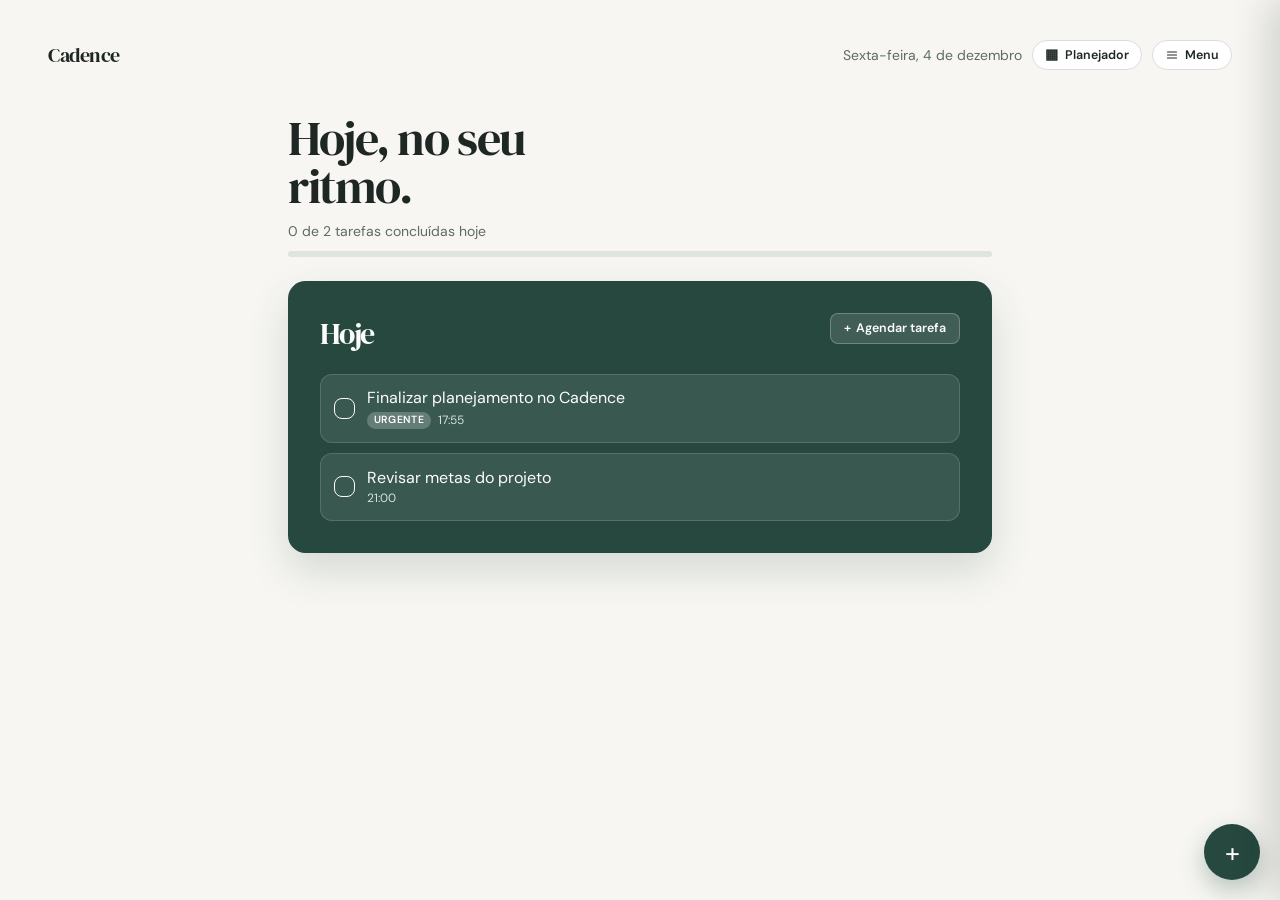
<file: index.html>
<!doctype html>
<html lang="pt-BR">

<head>
  <meta charset="UTF-8" />
  <meta name="viewport" content="width=device-width, initial-scale=1.0" />
  <meta name="theme-color" content="#F7F6F2" />
  <title>Cadence — Hoje, no seu ritmo.</title>
  <link rel="preconnect" href="https://fonts.googleapis.com" />
  <link rel="preconnect" href="https://fonts.gstatic.com" crossorigin />
  <link
    href="https://fonts.googleapis.com/css2?family=DM+Sans:opsz,wght@9..40,400;9..40,500;9..40,600&family=DM+Serif+Display:ital@0;1&display=swap"
    rel="stylesheet" />
  <link rel="stylesheet" href="./src/style.css">
</head>

<body>
  <main class="app">
    <!-- TOPO -->
    <header class="topbar">
      <p class="brand">Cadence</p>
      <div class="topbar__meta">
        <p class="date" id="today"></p>
        <button class="nav-switch-btn" id="planner-corner-btn" type="button" aria-label="Mudar para Planejador">
          <span class="nav-switch-btn__icon" aria-hidden="true">▦</span>
          <span class="nav-switch-btn__label">Planejador</span>
        </button>
        <button class="menu-toggle" id="menu-toggle" type="button" aria-label="Abrir menu" aria-expanded="false"
          aria-controls="sidebar-menu">
          <svg class="menu-icon" width="16" height="16" viewBox="0 0 24 24" fill="none" stroke="currentColor"
            stroke-width="2" stroke-linecap="round" stroke-linejoin="round" aria-hidden="true">
            <line x1="3" y1="6" x2="21" y2="6"></line>
            <line x1="3" y1="12" x2="21" y2="12"></line>
            <line x1="3" y1="18" x2="21" y2="18"></line>
          </svg>
          <span class="menu-toggle__label">Menu</span>
        </button>
      </div>
    </header>

    <!-- HOJE -->
    <section class="panel" id="focus-panel" role="tabpanel" aria-labelledby="focus-tab">
      <section class="page-header" aria-labelledby="page-title">
      <h1 id="page-title">Hoje, no seu ritmo.</h1>
      <p class="progress-copy" id="progress-copy" aria-live="polite"></p>
      <div class="progress" role="progressbar" aria-label="Progresso das tarefas de hoje" aria-valuemin="0"
        aria-valuemax="100" aria-valuenow="0">
        <div class="progress__fill" id="progress-fill"></div>
      </div>
      </section>

      <section class="now-stage" aria-labelledby="now-title">
        <div class="now-stage__header">
          <h2 class="now-title" id="now-title">Hoje</h2>
          <button class="now-stage__add-btn" id="focus-quick-add" type="button" aria-label="Agendar tarefa para hoje">
            <span aria-hidden="true">+</span> Agendar tarefa
          </button>
        </div>
        <ul class="now-list" id="now-list" aria-label="Tarefas para fazer hoje"></ul>
        <div class="now-empty" id="now-empty" hidden>
          <p class="now-empty__copy">Nenhuma tarefa agendada para hoje. Aproveite o seu ritmo ou planeje novas
            atividades.</p>
          <button class="now-empty__btn" id="now-empty-add" type="button">+ Agendar nova tarefa</button>
        </div>
      </section>
    </section>

    <!-- CABEÇALHO PLANNER -->
    <section class="panel" id="planner-panel" role="tabpanel" aria-labelledby="planner-tab" hidden>
      <header class="planner-head">
        <div>
          <h2 class="planner-title">Planejador</h2>
          <p class="planner-copy">Organize suas atividades antes que as demandas disputem sua atenção.</p>
        </div>
        <div class="view-switch" aria-label="Intervalo de visualização">
          <button type="button" data-view="week" aria-pressed="true">Semana</button>
          <button type="button" data-view="month" aria-pressed="false">Calendário</button>
        </div>
      </header>

      <!-- PLANNER SEMANAL E MENSAL -->
      <div id="planner-list" aria-live="polite"></div>

      <section id="calendar-view" hidden aria-label="Calendário mensal contínuo">
        <div class="calendar-toolbar">
          <p>Navegue livremente pelos meses do seu ano.</p><button id="calendar-reset" type="button">Hoje</button>
        </div>
        <div class="calendar-months" id="calendar-months"></div>
      </section>
    </section>
  </main>

  <!-- Barra Lateral (Sidebar Menu) -->
  <div class="sidebar-overlay" id="sidebar-overlay" hidden></div>
  <aside class="sidebar" id="sidebar-menu" aria-label="Menu principal" aria-hidden="true">
    <div class="sidebar__inner">
      <header class="sidebar__head">
        <div>
          <h2 class="sidebar__title">Cadence</h2>
          <p class="sidebar__subtitle">Hoje, no seu ritmo.</p>
        </div>
        <button class="icon-button" id="sidebar-close" type="button" aria-label="Fechar menu">×</button>
      </header>

      <div class="sidebar__content">
        <!-- Aparência / Modo claro e escuro -->
        <section class="sidebar__section">
          <h3 class="sidebar__section-title">Aparência</h3>
          <div class="sidebar__theme-toggle" role="group" aria-label="Escolher tema">
            <button class="sidebar__theme-btn" id="theme-btn-light" type="button" data-theme-set="light">
              <span aria-hidden="true">☀️</span> Claro
            </button>
            <button class="sidebar__theme-btn" id="theme-btn-dark" type="button" data-theme-set="dark">
              <span aria-hidden="true">🌙</span> Escuro
            </button>
          </div>
        </section>

        <!-- Navegação rápida -->
        <section class="sidebar__section">
          <h3 class="sidebar__section-title">Visualizações</h3>
          <div class="sidebar__nav">
            <button class="sidebar__nav-item" type="button" data-sidebar-action="focus">
              <span class="sidebar__nav-icon" aria-hidden="true">◉</span>
              <span class="sidebar__nav-text">Foco (Hoje)</span>
              <span class="sidebar__nav-badge" id="sidebar-focus-count">0</span>
            </button>
            <button class="sidebar__nav-item" type="button" data-sidebar-action="planner">
              <span class="sidebar__nav-icon" aria-hidden="true">▦</span>
              <span class="sidebar__nav-text">Planejador</span>
            </button>
            <button class="sidebar__nav-item" type="button" data-sidebar-action="new-task">
              <span class="sidebar__nav-icon" aria-hidden="true">+</span>
              <span class="sidebar__nav-text">Agendar nova tarefa</span>
            </button>
          </div>
        </section>

        <!-- Configurações e Dados -->
        <section class="sidebar__section">
          <h3 class="sidebar__section-title">Dados & Backup</h3>
          <div class="sidebar__actions">
            <button class="sidebar__action-button" id="sidebar-export-tasks" type="button">
              <svg width="15" height="15" viewBox="0 0 24 24" fill="none" stroke="currentColor" stroke-width="2"
                stroke-linecap="round" stroke-linejoin="round" aria-hidden="true">
                <path d="M21 15v4a2 2 0 0 1-2 2H5a2 2 0 0 1-2-2v-4"></path>
                <polyline points="7 10 12 15 17 10"></polyline>
                <line x1="12" y1="15" x2="12" y2="3"></line>
              </svg>
              <span>Exportar tarefas (JSON)</span>
            </button>
            <button class="sidebar__action-button sidebar__action-button--danger" id="sidebar-reset-tasks"
              type="button">
              <svg width="15" height="15" viewBox="0 0 24 24" fill="none" stroke="currentColor" stroke-width="2"
                stroke-linecap="round" stroke-linejoin="round" aria-hidden="true">
                <polyline points="3 6 5 6 21 6"></polyline>
                <path d="M19 6v14a2 2 0 0 1-2 2H7a2 2 0 0 1-2-2V6m3 0V4a2 2 0 0 1 2-2h4a2 2 0 0 1 2 2v2"></path>
              </svg>
              <span>Redefinir todas as tarefas</span>
            </button>
          </div>
        </section>
      </div>

      <footer class="sidebar__footer">
        <p class="sidebar__storage-note">🔒 Seus dados ficam salvos localmente neste navegador.</p>
        <span class="sidebar__version-tag">Cadence v0.1.4</span>
      </footer>
    </div>
  </aside>

  <div class="sheet" id="task-sheet" role="dialog" aria-modal="true" aria-labelledby="task-sheet-title" hidden>
    <div class="sheet__card">

      <header class="sheet__head">
        <h2 class="sheet__title" id="task-sheet-title">Agendar tarefa</h2><button class="icon-button" type="button"
          data-close="task-sheet" aria-label="Fechar">×</button>
      </header>

      <form class="add-task" id="add-task-form">
        <label class="field" for="task-input">
          <span class="field__label">Tarefa</span>
          <input class="add-task__input" id="task-input" name="task" type="text" placeholder="O que precisa ser feito?" autocomplete="off" maxlength="90" required />
        </label>

        <div class="add-task__row">
          <label class="field" for="date-input">
            <span class="field__label">Data</span>
            <input class="add-task__date" id="date-input" name="date" type="date" lang="pt-BR" required />
          </label>

          <label class="field" for="time-input">
            <span class="field__label">Horário</span>
            <input class="add-task__time" id="time-input" name="time" type="time" lang="pt-BR" required />
          </label>

          <button class="add-task__button" id="task-submit" type="submit" aria-label="Agendar tarefa">Adicionar</button>
        </div>
      </form>

    </div>
  </div>

  <div class="sheet" id="settings-sheet" role="dialog" aria-modal="true" aria-labelledby="settings-sheet-title" hidden>
    <div class="sheet__card">
      <header class="sheet__head">
        <h2 class="sheet__title" id="settings-sheet-title">Configurações</h2><button class="icon-button" type="button"
          data-close="settings-sheet" aria-label="Fechar">×</button>
      </header>
      <div class="settings">
        <section class="setting">
          <div>
            <h3>Aparência</h3>
            <p>Escolha entre a paleta clara ou escura do Cadence.</p>
          </div><button id="settings-theme-toggle" type="button">Modo escuro</button>
        </section>
        <section class="setting">
          <div>
            <h3>Foco do dia</h3>
            <p>Todas as tarefas programadas para hoje ficam reunidas na aba Foco.</p>
          </div><strong>Ativado</strong>
        </section>
        <section class="setting">
          <div>
            <h3>Dados locais</h3>
            <p>Suas tarefas ficam salvas apenas neste navegador.</p>
          </div><button id="export-tasks" type="button">Exportar</button>
        </section>
        <section class="setting">
          <div>
            <h3>Recomeçar</h3>
            <p>Apagar todas as tarefas do Cadence deste dispositivo.</p>
          </div><button class="danger-button" id="reset-tasks" type="button">Redefinir</button>
        </section>
      </div>
    </div>
  </div>

  <!-- Botao canto inferior direito -->
  <div class="fab-menu" id="fab-menu">
    <div class="fab-menu__actions" aria-label="Ações rápidas">
      <button class="fab-menu__action" type="button" data-fab="task">+ Agendar tarefa</button>
      <button class="fab-menu__action" type="button" data-fab="planner">▦ Abrir planejador</button>
      <button class="fab-menu__action" type="button" data-fab="settings">⚙ Configurações</button>
    </div>
    <button class="fab" id="fab-toggle" type="button" aria-label="Abrir ações rápidas" aria-expanded="false">+</button>
  </div>

  <script src="./src/script.js"></script>
</body>

</html>
</file>
<file: src/style.css>
:root {
    --bg: #f7f6f2;
    --surface: #ffffff;
    --text: #1e2723;
    --muted: #5f6b65;
    --accent: #4f6f64;
    --accent-deep: #26483f;
    --accent-soft: #dde5de;
    --border: #d9ded9;
    --danger: #9b4135;
    --white: #fdfdfb;
    --now-muted: #d5e4dc;
    --font-display: "DM Serif Display", Georgia, serif;
    --font-sans: "DM Sans", Arial, sans-serif;
    --container: 40rem;
    --pad: 1.5rem;
    --r-sm: .5rem;
    --r-md: .75rem;
    --r-lg: 1.1rem;
    --transition: 160ms ease;
    color-scheme: light;
}

:root[data-theme="dark"] {
    --bg: #121a17;
    --surface: #1c2823;
    --text: #f4f8f5;
    --muted: #c5d3cc;
    --accent: #b3d0c2;
    --accent-deep: #1f3a33;
    --accent-soft: #2a3d36;
    --border: #4a5e55;
    --danger: #f0b4ac;
    --white: #f7fbf8;
    --now-muted: #dceae3;
    color-scheme: dark;
}

* {
    box-sizing: border-box;
}

body {
    margin: 0;
    min-width: 320px;
    min-height: 100vh;
    background: var(--bg);
    color: var(--text);
    font-family: var(--font-sans);
    -webkit-font-smoothing: antialiased;
    transition: background-color 180ms ease, color 180ms ease;
}

button,
input,
select {
    font: inherit;
}

button {
    cursor: pointer;
}

button:focus-visible,
input:focus-visible,
select:focus-visible {
    outline: 2px solid var(--accent);
    outline-offset: 3px;
}

.sr-only {
    position: absolute;
    width: 1px;
    height: 1px;
    overflow: hidden;
    clip: rect(0 0 0 0);
    white-space: nowrap;
}

.app {
    width: min(100%, calc(var(--container) + (var(--pad) * 2)));
    margin: 0 auto;
    padding: 1.5rem var(--pad) 3rem;
}

.topbar {
    display: flex;
    align-items: center;
    justify-content: space-between;
    gap: 1rem;
    padding-bottom: 2.5rem;
}

.topbar__meta {
    display: flex;
    align-items: center;
    justify-content: flex-end;
    gap: .65rem;
}

.brand {
    margin: 0;
    font-family: var(--font-display);
    font-size: 1.25rem;
    letter-spacing: -.025em;
}

.date {
    margin: 0;
    color: var(--muted);
    font-size: .875rem;
}

.nav-switch-btn {
    display: none;
    align-items: center;
    gap: .4rem;
    padding: .38rem .75rem;
    border: 1px solid var(--border);
    border-radius: 999px;
    background: var(--surface);
    color: var(--text);
    font-size: .78rem;
    font-weight: 600;
    transition: background-color var(--transition), border-color var(--transition), color var(--transition), transform var(--transition);
}

.nav-switch-btn:hover {
    background: var(--accent-soft);
    border-color: var(--accent);
    color: var(--accent-deep);
    transform: translateY(-1px);
}

:root[data-theme="dark"] .nav-switch-btn:hover {
    color: var(--text);
}

.nav-switch-btn__icon {
    font-size: .85rem;
    line-height: 1;
}

.menu-toggle {
    display: inline-flex;
    align-items: center;
    gap: .42rem;
    padding: .38rem .72rem;
    border: 1px solid var(--border);
    border-radius: 999px;
    background: var(--surface);
    color: var(--text);
    font-size: .78rem;
    font-weight: 600;
    transition: background-color var(--transition), border-color var(--transition), transform var(--transition);
}

.menu-toggle:hover {
    background: var(--accent-soft);
    border-color: var(--accent);
    transform: translateY(-1px);
}

.menu-toggle .menu-icon {
    display: flex;
    flex-direction: column;
    justify-content: center;
    gap: 3px;
    width: 14px;
    height: 12px;
}

.menu-toggle .menu-icon line {
    stroke-width: 2.2;
}

.theme-toggle {
    display: flex;
    align-items: center;
    gap: .35rem;
    padding: .38rem .55rem;
    border: 1px solid var(--border);
    border-radius: 999px;
    background: var(--surface);
    color: var(--text);
    font-size: .72rem;
    font-weight: 600;
}

h1 {
    max-width: 11ch;
    margin: 0 0 .75rem;
    font-family: var(--font-display);
    font-size: clamp(2.5rem, 9vw, 3rem);
    font-weight: 400;
    line-height: 1;
    letter-spacing: -0.03em;
}

.progress-copy {
    margin: 0 0 .65rem;
    color: var(--muted);
    font-size: .875rem;
}

.progress {
    height: .375rem;
    overflow: hidden;
    border-radius: 999px;
    background: var(--accent-soft);
}

.progress__fill {
    width: 0;
    height: 100%;
    border-radius: inherit;
    background: var(--accent);
    transition: width 280ms ease;
}

.panel[hidden] {
    display: none;
}

.now-stage {
    padding: 1.5rem;
    border-radius: var(--r-lg);
    background: var(--accent-deep);
    color: var(--white);
    box-shadow: 0 18px 40px rgba(38, 72, 63, .16);
}

.now-title {
    margin: 0;
    font-family: var(--font-display);
    font-size: clamp(2rem, 7vw, 2.7rem);
    font-weight: 400;
    letter-spacing: -.04em;
}

.now-stage__header {
    display: flex;
    align-items: flex-start;
    justify-content: space-between;
    gap: 1rem;
    margin-bottom: 1.25rem;
}

.now-stage__add-btn {
    display: inline-flex;
    align-items: center;
    gap: .35rem;
    padding: .42rem .8rem;
    border: 1px solid rgba(255, 255, 255, .25);
    border-radius: var(--r-sm);
    background: rgba(255, 255, 255, .12);
    color: var(--white);
    font-size: .78rem;
    font-weight: 600;
    white-space: nowrap;
    transition: background-color var(--transition), transform var(--transition);
}

.now-stage__add-btn:hover {
    background: rgba(255, 255, 255, .22);
    transform: translateY(-1px);
}

.now-list,
.planner-list {
    display: grid;
    gap: .625rem;
    margin: 0;
    padding: 0;
    list-style: none;
}

.now-empty {
    margin: 0;
    padding: 1.5rem 0 .5rem;
    color: var(--now-muted);
}

.now-empty[hidden] {
    display: none;
}

.now-empty__copy {
    margin: 0 0 1rem;
    line-height: 1.5;
}

.now-empty__btn {
    padding: .5rem 1rem;
    border: 1px solid rgba(255, 255, 255, .3);
    border-radius: var(--r-sm);
    background: rgba(255, 255, 255, .15);
    color: var(--white);
    font-size: .82rem;
    font-weight: 600;
    transition: background-color var(--transition);
}

.now-empty__btn:hover {
    background: rgba(255, 255, 255, .25);
}

.task {
    display: flex;
    align-items: center;
    gap: .75rem;
    min-width: 0;
}

.now-stage .task {
    min-height: 4rem;
    padding: .8rem;
    border: 1px solid rgba(255, 255, 255, .15);
    border-radius: var(--r-md);
    background: rgba(255, 255, 255, .09);
}

.task__check {
    display: grid;
    flex: 0 0 1.3rem;
    place-items: center;
    width: 1.3rem;
    height: 1.3rem;
    padding: 0;
    border: 1.5px solid currentColor;
    border-radius: var(--r-sm);
    background: transparent;
    color: var(--accent);
}

.now-stage .task__check {
    color: var(--white);
}

.task__check svg {
    width: .78rem;
    height: .78rem;
    opacity: 0;
    transform: scale(.7);
    transition: opacity var(--transition), transform var(--transition);
}

.task__body {
    display: flex;
    flex: 1;
    flex-direction: column;
    gap: .18rem;
    min-width: 0;
}

.task__title {
    display: block;
    overflow-wrap: anywhere;
    line-height: 1.35;
}

.task__meta {
    display: flex;
    align-items: center;
    gap: .45rem;
    color: var(--muted);
    font-size: .75rem;
    line-height: 1.3;
}

.now-stage .task__meta {
    color: var(--now-muted);
}

.task-badge {
    display: inline-flex;
    align-items: center;
    padding: .15rem .45rem;
    border-radius: 999px;
    font-size: .65rem;
    font-weight: 600;
    letter-spacing: .03em;
    text-transform: uppercase;
    line-height: 1.2;
}

.task-badge--now {
    background: rgba(255, 255, 255, .22);
    color: var(--white);
}

:root[data-theme="dark"] .task-badge--now {
    background: var(--accent-deep);
    color: var(--accent);
}

.task-badge--overdue {
    background: #fae4e1;
    color: var(--danger);
}

:root[data-theme="dark"] .task-badge--overdue {
    background: rgba(240, 180, 172, .25);
    color: #ffc4be;
}

.task__actions {
    display: flex;
    gap: .15rem;
    opacity: 0;
    transition: opacity var(--transition);
}

.task:hover .task__actions,
.task:focus-within .task__actions {
    opacity: 1;
}

.task__action {
    display: grid;
    place-items: center;
    width: 2rem;
    height: 2rem;
    padding: 0;
    border: 0;
    border-radius: .45rem;
    background: transparent;
    color: var(--muted);
}

.task__action:hover {
    background: var(--accent-soft);
    color: var(--accent);
}

.task__action--delete:hover {
    background: #f3e4e1;
    color: var(--danger);
}

.now-stage .task__action {
    color: var(--now-muted);
}

.now-stage .task__action:hover {
    background: rgba(255, 255, 255, .14);
    color: var(--white);
}

.now-stage .task__action--delete:hover {
    background: rgba(155, 65, 53, .33);
    color: var(--white);
}

.task__action svg {
    width: 1rem;
    height: 1rem;
}

.task--done .task__check {
    background: currentColor;
}

.task--done .task__check svg {
    color: var(--accent-deep);
    opacity: 1;
    transform: scale(1);
}

.now-stage .task--done .task__check svg {
    color: var(--accent-deep);
}

.task--done .task__title {
    opacity: .55;
    text-decoration: line-through;
}

.planner-head {
    display: flex;
    align-items: end;
    justify-content: space-between;
    gap: 1rem;
    margin-bottom: 1.25rem;
}

.planner-title {
    margin: 0;
    font-family: var(--font-display);
    font-size: 2rem;
    font-weight: 400;
    letter-spacing: -.035em;
}

.planner-copy {
    margin: .25rem 0 0;
    color: var(--muted);
    font-size: .875rem;
}

.view-switch {
    display: flex;
    padding: .2rem;
    border: 1px solid var(--border);
    border-radius: .55rem;
}

.view-switch button {
    padding: .4rem .6rem;
    border: 0;
    border-radius: .35rem;
    background: transparent;
    color: var(--muted);
    font-size: .75rem;
}

.view-switch button[aria-pressed="true"] {
    background: var(--accent-deep);
    color: var(--white);
}

.planner-list {
    gap: .85rem;
}

.planner-day {
    margin-top: .75rem;
    color: var(--accent);
    font-size: .75rem;
    font-weight: 600;
    letter-spacing: .08em;
    text-transform: uppercase;
}

.planner-task {
    padding: .9rem;
    border: 1px solid var(--border);
    border-radius: var(--r-md);
    background: var(--surface);
}

.planner-task .task__meta {
    color: var(--accent);
    font-weight: 500;
}

.planner-empty {
    margin: 0;
    padding: 1rem 0;
    color: var(--muted);
}

/* Week Toolbar */
.week-toolbar {
    display: flex;
    align-items: center;
    justify-content: space-between;
    gap: .75rem;
    margin-bottom: 1rem;
    padding: .25rem 0;
}

.week-toolbar__nav {
    display: flex;
    align-items: center;
    gap: .35rem;
}

.week-nav-btn {
    display: inline-flex;
    align-items: center;
    justify-content: center;
    min-width: 2rem;
    height: 2rem;
    padding: 0 .65rem;
    border: 1px solid var(--border);
    border-radius: .45rem;
    background: var(--surface);
    color: var(--text);
    font-size: .85rem;
    font-weight: 600;
    transition: background-color var(--transition), border-color var(--transition);
}

.week-nav-btn:hover {
    background: var(--accent-soft);
    border-color: var(--accent);
}

.week-nav-btn--today {
    font-size: .75rem;
}

.week-toolbar__label {
    font-size: .92rem;
    font-weight: 600;
    color: var(--text);
}

/* Visibility: Mobile list by default, Desktop grid on large screens */
.week-grid-view {
    display: none;
}

.week-list-view {
    display: block;
}

/* Desktop Google Agenda Week Grid */
.week-grid-view {
    border: 1px solid var(--border);
    border-radius: var(--r-md);
    background: var(--surface);
    overflow: hidden;
    box-shadow: 0 4px 20px rgba(0, 0, 0, .03);
}

.week-grid-header {
    display: grid;
    grid-template-columns: 3.5rem 1fr;
    border-bottom: 1px solid var(--border);
    background: var(--surface);
    position: sticky;
    top: 0;
    z-index: 4;
}

.week-grid-tz-gutter {
    display: flex;
    align-items: flex-end;
    justify-content: center;
    padding-bottom: .6rem;
    font-size: .65rem;
    font-weight: 600;
    color: var(--muted);
    border-right: 1px solid var(--border);
}

.week-grid-day-headers {
    display: grid;
    grid-template-columns: repeat(7, 1fr);
}

.week-grid-day-head {
    display: flex;
    flex-direction: row-reverse;
    align-items: center;
    justify-content: flex-end;
    padding: .5rem 1rem;
    border-right: 1px solid var(--border);
    gap: .25rem;
}

.week-grid-day-head:last-child {
    border-right: none;
}

.day-head__name {
    font-size: .68rem;
    font-weight: 600;
    letter-spacing: .06em;
    color: var(--muted);
    text-transform: uppercase;
}

.day-head__num {
    display: grid;
    place-items: center;
    width: 1.85rem;
    height: 1.85rem;
    border-radius: 999px;
    font-size: .92rem;
    font-weight: 600;
    color: var(--text);
    transition: background-color var(--transition), color var(--transition);
}

.week-grid-day-head.is-today .day-head__name {
    color: var(--accent);
}

.week-grid-day-head.is-today .day-head__num {
    background: var(--accent);
    color: var(--white);
}

/* Scroll Container */
.week-grid-scroll {
    overflow-y: auto;
    overflow-x: hidden;
    position: relative;
    scrollbar-width: thin;
    scrollbar-color: var(--border) transparent;
}

/* ALTURA DO DIA */
.week-grid-body {
    display: grid;
    grid-template-columns: 3.5rem 1fr;
    position: relative;
    height: calc(24 * 52px);
}

/* ALTURA DO HORÁRIO */
.week-grid-time-col {
    display: grid;
    grid-template-rows: repeat(24, 52px);
    border-right: 1px solid var(--border);
    user-select: none;
}


.time-slot-label {
    display: flex;
    align-items: flex-start;
    justify-content: center;
    padding-top: .35rem;
    font-size: .68rem;
    font-weight: 600;
    color: var(--muted);
}

/* COLUNAS */
.week-grid-day-cols {
    display: grid;
    grid-template-columns: repeat(7, 1fr);
    position: relative;
}

/* COLUNA DE DIAS */
.week-grid-col {
    position: relative;
    border-right: 1px solid var(--border);
    background: transparent;
}

/* sem borda na última coluna */
.week-grid-col:last-child {
    border-right: none;
}

.week-grid-col.is-today {
    background: color-mix(in srgb, var(--accent) 5%, transparent);
}

/* each hour */
.hour-line {
    height: 52px;
    border-bottom: 1px solid var(--border);
    cursor: pointer;
    transition: background-color 100ms ease;
}

.hour-line:hover {
    background: color-mix(in srgb, var(--accent) 12%, transparent);
}

/* Google Calendar Current Time Line */
.current-time-line {
    position: absolute;
    left: 0;
    right: 0;
    height: 2px;
    background: #ea4335;
    z-index: 3;
    pointer-events: none;
}

.current-time-dot {
    position: absolute;
    left: -4px;
    top: -4px;
    width: 10px;
    height: 10px;
    border-radius: 999px;
    background: #ea4335;
}

/* Week Task Cards positioned inside Grid */
.week-task-card {
    position: absolute;
    z-index: 2;
    display: flex;
    align-items: center;
    gap: .35rem;
    padding: .25rem .4rem;
    border-radius: .4rem;
    border: 1px solid var(--border);
    border-left: 3.5px solid var(--accent);
    background: var(--surface);
    box-shadow: 0 2px 8px rgba(0, 0, 0, .06);
    overflow: hidden;
    cursor: pointer;
    transition: transform 120ms ease, box-shadow 120ms ease;
    box-sizing: border-box;
}

.week-task-card:hover {
    transform: translateY(-1px);
    box-shadow: 0 4px 14px rgba(0, 0, 0, .14);
    z-index: 4;
}

.week-task-card__check {
    display: grid;
    flex: 0 0 1.15rem;
    place-items: center;
    width: 1.15rem;
    height: 1.15rem;
    padding: 0;
    border: 1.5px solid currentColor;
    border-radius: 999px;
    background: transparent;
    color: var(--accent);
    cursor: pointer;
}

.week-task-card__check svg {
    width: .65rem;
    height: .65rem;
    opacity: 0;
    transform: scale(.7);
    transition: opacity var(--transition), transform var(--transition);
}

.week-task-card.task--done .week-task-card__check {
    background: currentColor;
}

.week-task-card.task--done .week-task-card__check svg {
    color: var(--surface);
    opacity: 1;
    transform: scale(1);
}

.week-task-card.task--done {
    opacity: .6;
}

.week-task-card.task--done .week-task-card__title {
    text-decoration: line-through;
}

.week-task-card__content {
    display: flex;
    flex-direction: column;
    min-width: 0;
    flex: 1;
    gap: .1rem;
    line-height: 1.15;
}

.week-task-card__time {
    font-size: .62rem;
    font-weight: 600;
    color: var(--accent);
    white-space: nowrap;
}

.week-task-card__title {
    font-size: .72rem;
    font-weight: 500;
    color: var(--text);
    white-space: nowrap;
    overflow: hidden;
    text-overflow: ellipsis;
}

.week-task-card__actions {
    display: flex;
    gap: .1rem;
    opacity: 0;
    transition: opacity var(--transition);
}

.week-task-card:hover .week-task-card__actions,
.week-task-card:focus-within .week-task-card__actions {
    opacity: 1;
}

.week-task-card__action {
    display: grid;
    place-items: center;
    width: 1.35rem;
    height: 1.35rem;
    padding: 0;
    border: 0;
    border-radius: .25rem;
    background: transparent;
    color: var(--muted);
    cursor: pointer;
}

.week-task-card__action:hover {
    background: var(--accent-soft);
    color: var(--accent);
}

.week-task-card__action--delete:hover {
    background: #f3e4e1;
    color: var(--danger);
}

.week-task-card__action svg {
    width: .75rem;
    height: .75rem;
}

.add-task {
    display: grid;
    gap: .75rem;
    margin-top: 0;
    padding: 1rem;
    border: 1px solid var(--border);
    border-radius: var(--r-md);
    background: var(--surface);
}

.field {
    display: grid;
    gap: .35rem;
    min-width: 0;
}

.field__label {
    color: var(--muted);
    font-size: .68rem;
    font-weight: 600;
    letter-spacing: .06em;
    text-transform: uppercase;
}

.add-task__input,
.add-task__date,
.add-task__time {
    width: 100%;
    min-width: 0;
    padding: .75rem;
    border: 1px solid var(--border);
    border-radius: .5rem;
    outline: 0;
    background: var(--bg);
    color: var(--text);
}

.add-task__input:focus,
.add-task__date:focus,
.add-task__time:focus {
    border-color: var(--accent);
    box-shadow: 0 0 0 3px rgba(79, 111, 100, .11);
}

.add-task__row {
    display: grid;
    grid-template-columns: 1fr 1fr auto;
    gap: .5rem;
    align-items: end;
}

.add-task__button {
    min-width: 2.75rem;
    height: 2.85rem;
    padding: 0 .85rem;
    border: 0;
    border-radius: .5rem;
    background: var(--accent-soft);
    color: var(--white);
    font-size: 1.5rem;
    line-height: 1;
    cursor: pointer;
    transition: background var(--transition);
}

.add-task.is-editing .add-task__button {
    font-size: .82rem;
    font-weight: 600;
}

.add-task__button:hover {
    background: var(--accent-deep);
}

.footer-note {
    margin: 1rem 0 0;
    color: var(--muted);
    font-size: .75rem;
    text-align: center;
}

.calendar-toolbar {
    display: flex;
    align-items: center;
    justify-content: space-between;
    margin-bottom: 1rem;
}

.calendar-toolbar p {
    margin: 0;
    color: var(--muted);
    font-size: .8rem;
}

.calendar-toolbar button {
    padding: .45rem .65rem;
    border: 1px solid var(--border);
    border-radius: .45rem;
    background: var(--surface);
    color: var(--accent);
    font-size: .75rem;
    font-weight: 600;
}

.calendar-months {
    display: grid;
    gap: 1rem;
}

.month {
    padding: 1rem;
    border: 1px solid var(--border);
    border-radius: var(--r-md);
    background: var(--surface);
}

.month__title {
    margin: 0 0 .8rem;
    font-family: var(--font-display);
    font-size: 1.3rem;
    font-weight: 400;
}

.weekdays,
.month__grid {
    display: grid;
    grid-template-columns: repeat(7, 1fr);
    gap: .25rem;
}

.weekdays span {
    color: var(--muted);
    font-size: .62rem;
    font-weight: 600;
    text-align: center;
}

.calendar-day {
    display: grid;
    align-content: start;
    min-height: 3.2rem;
    padding: .35rem;
    border: 0;
    border-radius: .4rem;
    background: transparent;
    color: var(--text);
    text-align: left;
}

.calendar-day--blank {
    pointer-events: none;
}

.calendar-day--today {
    background: var(--accent-soft);
}

.calendar-day:hover:not(.calendar-day--blank) {
    background: color-mix(in srgb, var(--accent-soft) 72%, var(--surface));
}

.calendar-day__number {
    font-size: .75rem;
}

.calendar-day__dot {
    display: block;
    width: .32rem;
    height: .32rem;
    margin-top: .22rem;
    border-radius: 999px;
    background: var(--accent);
}

.calendar-day__more {
    margin-top: .12rem;
    color: var(--muted);
    font-size: .58rem;
}

.sheet {
    position: fixed;
    z-index: 10;
    inset: 0;
    display: grid;
    align-items: end;
    padding: 1rem;
    background: rgba(30, 39, 35, .34);
}

.sheet[hidden] {
    display: none;
}

.sheet__card {
    width: min(100%, 40rem);
    margin: 0 auto;
    padding: 1.25rem;
    border-radius: 1rem 1rem .4rem .4rem;
    background: var(--bg);
    box-shadow: 0 -18px 48px rgba(30, 39, 35, .2);
}

.sheet__head {
    display: flex;
    align-items: center;
    justify-content: space-between;
    margin-bottom: 1rem;
}

.sheet__title {
    margin: 0;
    font-family: var(--font-display);
    font-size: 1.7rem;
    font-weight: 400;
}

.icon-button {
    display: grid;
    place-items: center;
    width: 2.35rem;
    height: 2.35rem;
    border: 1px solid var(--border);
    border-radius: 999px;
    background: var(--surface);
    font-size: 1.2rem;
}

.settings {
    display: grid;
    gap: .75rem;
}

.setting {
    display: flex;
    align-items: center;
    justify-content: space-between;
    gap: 1rem;
    padding: 1rem;
    border: 1px solid var(--border);
    border-radius: var(--r-md);
    background: var(--surface);
}

.setting h3 {
    margin: 0 0 .2rem;
    font-size: .9rem;
}

.setting p {
    margin: 0;
    color: var(--muted);
    font-size: .75rem;
    line-height: 1.4;
}

.setting button {
    padding: .55rem .7rem;
    border: 1px solid var(--border);
    border-radius: .45rem;
    background: transparent;
    color: var(--accent);
    font-size: .75rem;
    font-weight: 600;
}

.setting .danger-button {
    color: var(--danger);
}

.fab-menu {
    position: fixed;
    right: 1.25rem;
    bottom: 1.25rem;
    z-index: 11;
    display: grid;
    justify-items: end;
    gap: .65rem;
}

.fab-menu__actions {
    display: grid;
    gap: .45rem;
    opacity: 0;
    transform: translateY(.5rem);
    pointer-events: none;
    transition: .18s ease;
}

.fab-menu.is-open .fab-menu__actions {
    opacity: 1;
    transform: translateY(0);
    pointer-events: auto;
}

.fab-menu__action {
    display: flex;
    align-items: center;
    gap: .55rem;
    padding: .65rem .8rem;
    border: 1px solid var(--border);
    border-radius: .6rem;
    background: var(--surface);
    color: var(--text);
    box-shadow: 0 8px 22px rgba(30, 39, 35, .12);
    font-size: .82rem;
    font-weight: 600;
}

.fab {
    width: 3.5rem;
    height: 3.5rem;
    border: 0;
    border-radius: 999px;
    background: var(--accent-deep);
    color: var(--white);
    box-shadow: 0 10px 24px rgba(38, 72, 63, .3);
    font-size: 1.7rem;
    transition: transform .18s ease;
}

.fab-menu.is-open .fab {
    transform: rotate(45deg);
}

/* Sidebar Drawer (Barra Lateral) */
.sidebar-overlay {
    position: fixed;
    inset: 0;
    z-index: 120;
    background: rgba(18, 26, 23, .45);
    backdrop-filter: blur(3px);
    opacity: 0;
    pointer-events: none;
    transition: opacity .22s ease;
}

.sidebar-overlay[hidden] {
    display: none;
}

.sidebar-overlay.is-open {
    opacity: 1;
    pointer-events: auto;
}

.sidebar {
    position: fixed;
    top: 0;
    right: 0;
    bottom: 0;
    z-index: 130;
    width: min(360px, 86vw);
    background: var(--bg);
    border-left: 1px solid var(--border);
    box-shadow: -12px 0 36px rgba(18, 26, 23, .16);
    transform: translateX(100%);
    transition: transform .24s cubic-bezier(0.16, 1, 0.3, 1);
    display: flex;
    flex-direction: column;
}

.sidebar.is-open {
    transform: translateX(0);
}

.sidebar__inner {
    display: flex;
    flex-direction: column;
    height: 100%;
    overflow: hidden;
}

.sidebar__head {
    display: flex;
    align-items: center;
    justify-content: space-between;
    padding: 1.35rem 1.5rem;
    border-bottom: 1px solid var(--border);
}

.sidebar__title {
    margin: 0;
    font-family: var(--font-display);
    font-size: 1.5rem;
    font-weight: 400;
    letter-spacing: -.02em;
}

.sidebar__subtitle {
    margin: .15rem 0 0;
    font-size: .78rem;
    color: var(--muted);
}

.sidebar__content {
    flex: 1;
    overflow-y: auto;
    padding: 1.5rem;
    display: flex;
    flex-direction: column;
    gap: 1.5rem;
}

.sidebar__section {
    display: flex;
    flex-direction: column;
    gap: .55rem;
}

.sidebar__section-title {
    margin: 0 0 .2rem;
    font-size: .72rem;
    font-weight: 600;
    letter-spacing: .08em;
    text-transform: uppercase;
    color: var(--muted);
}

/* Theme toggle inside sidebar */
.sidebar__theme-toggle {
    display: grid;
    grid-template-columns: 1fr 1fr;
    gap: .35rem;
    padding: .25rem;
    border: 1px solid var(--border);
    border-radius: var(--r-md);
    background: var(--surface);
}

.sidebar__theme-btn {
    display: flex;
    align-items: center;
    justify-content: center;
    gap: .45rem;
    padding: .55rem .75rem;
    border: 0;
    border-radius: .5rem;
    background: transparent;
    color: var(--muted);
    font-size: .82rem;
    font-weight: 600;
    transition: background-color var(--transition), color var(--transition);
}

.sidebar__theme-btn:hover {
    color: var(--text);
}

.sidebar__theme-btn.is-active {
    background: var(--accent-deep);
    color: var(--white);
}

:root[data-theme="dark"] .sidebar__theme-btn.is-active {
    background: var(--accent-soft);
    color: var(--text);
}

/* Sidebar navigation */
.sidebar__nav {
    display: flex;
    flex-direction: column;
    gap: .45rem;
}

.sidebar__nav-item {
    display: flex;
    align-items: center;
    gap: .75rem;
    width: 100%;
    padding: .75rem .95rem;
    border: 1px solid var(--border);
    border-radius: var(--r-md);
    background: var(--surface);
    color: var(--text);
    font-size: .86rem;
    font-weight: 600;
    text-align: left;
    transition: background-color var(--transition), border-color var(--transition), transform var(--transition);
}

.sidebar__nav-item:hover {
    background: var(--accent-soft);
    border-color: var(--accent);
    transform: translateX(2px);
}

.sidebar__nav-icon {
    display: grid;
    place-items: center;
    width: 1.25rem;
    font-size: .95rem;
    color: var(--accent);
}

.sidebar__nav-text {
    flex: 1;
}

.sidebar__nav-badge {
    padding: .15rem .5rem;
    border-radius: 999px;
    background: var(--accent-soft);
    color: var(--accent-deep);
    font-size: .72rem;
    font-weight: 700;
}

:root[data-theme="dark"] .sidebar__nav-badge {
    background: var(--accent-deep);
    color: var(--accent);
}

/* Sidebar data actions */
.sidebar__actions {
    display: flex;
    flex-direction: column;
    gap: .5rem;
}

.sidebar__action-button {
    display: flex;
    align-items: center;
    gap: .65rem;
    width: 100%;
    padding: .7rem .9rem;
    border: 1px solid var(--border);
    border-radius: var(--r-md);
    background: var(--surface);
    color: var(--text);
    font-size: .82rem;
    font-weight: 500;
    text-align: left;
    transition: background-color var(--transition), border-color var(--transition);
}

.sidebar__action-button:hover {
    background: var(--accent-soft);
    border-color: var(--accent);
    color: var(--accent-deep);
}

.sidebar__action-button svg {
    flex-shrink: 0;
}

.sidebar__action-button--danger {
    color: var(--danger);
}

.sidebar__action-button--danger:hover {
    background: #fae4e1;
    border-color: var(--danger);
    color: var(--danger);
}

:root[data-theme="dark"] .sidebar__action-button--danger:hover {
    background: rgba(240, 180, 172, .18);
    border-color: var(--danger);
}

/* Sidebar footer */
.sidebar__footer {
    padding: 1.15rem 1.5rem;
    border-top: 1px solid var(--border);
    display: flex;
    flex-direction: column;
    gap: .35rem;
}

.sidebar__storage-note {
    margin: 0;
    font-size: .72rem;
    color: var(--muted);
    line-height: 1.4;
}

.sidebar__version-tag {
    font-size: .68rem;
    color: var(--muted);
    opacity: .75;
}

@media (max-width: 24rem) {
    .add-task__row {
        grid-template-columns: 1fr 1fr;
    }

    .add-task__button {
        grid-column: 1 / -1;
        width: 100%;
    }
}

@media (min-width: 48rem) {
    :root {
        --container: 64rem;
        --pad: 2rem;
    }

    .app {
        padding-top: 2.5rem;
    }

    .topbar {
        padding-bottom: 2.75rem;
    }

    .nav-switch-btn {
        display: inline-flex;
    }

    .page-header {
        max-width: 44rem;
        margin: 0 auto 1.5rem;
    }

    #focus-panel {
        max-width: 44rem;
        margin: 0 auto;
        width: 100%;
    }

    .now-stage {
        padding: 2rem;
    }

    .now-stage .eyebrow {
        display: none;
    }

    .now-stage .now-subtitle {
        display: none;
    }

    .now-stage__header {
        margin-bottom: 1.25rem;
    }

    .now-title {
        font-size: 1.85rem;
    }

    .week-grid-view {
        display: flex;
        flex-direction: column;
    }

    .week-list-view {
        display: none;
    }
}

@media (min-width: 72rem) {
    :root {
        --container: 74rem;
    }
}
</file>
